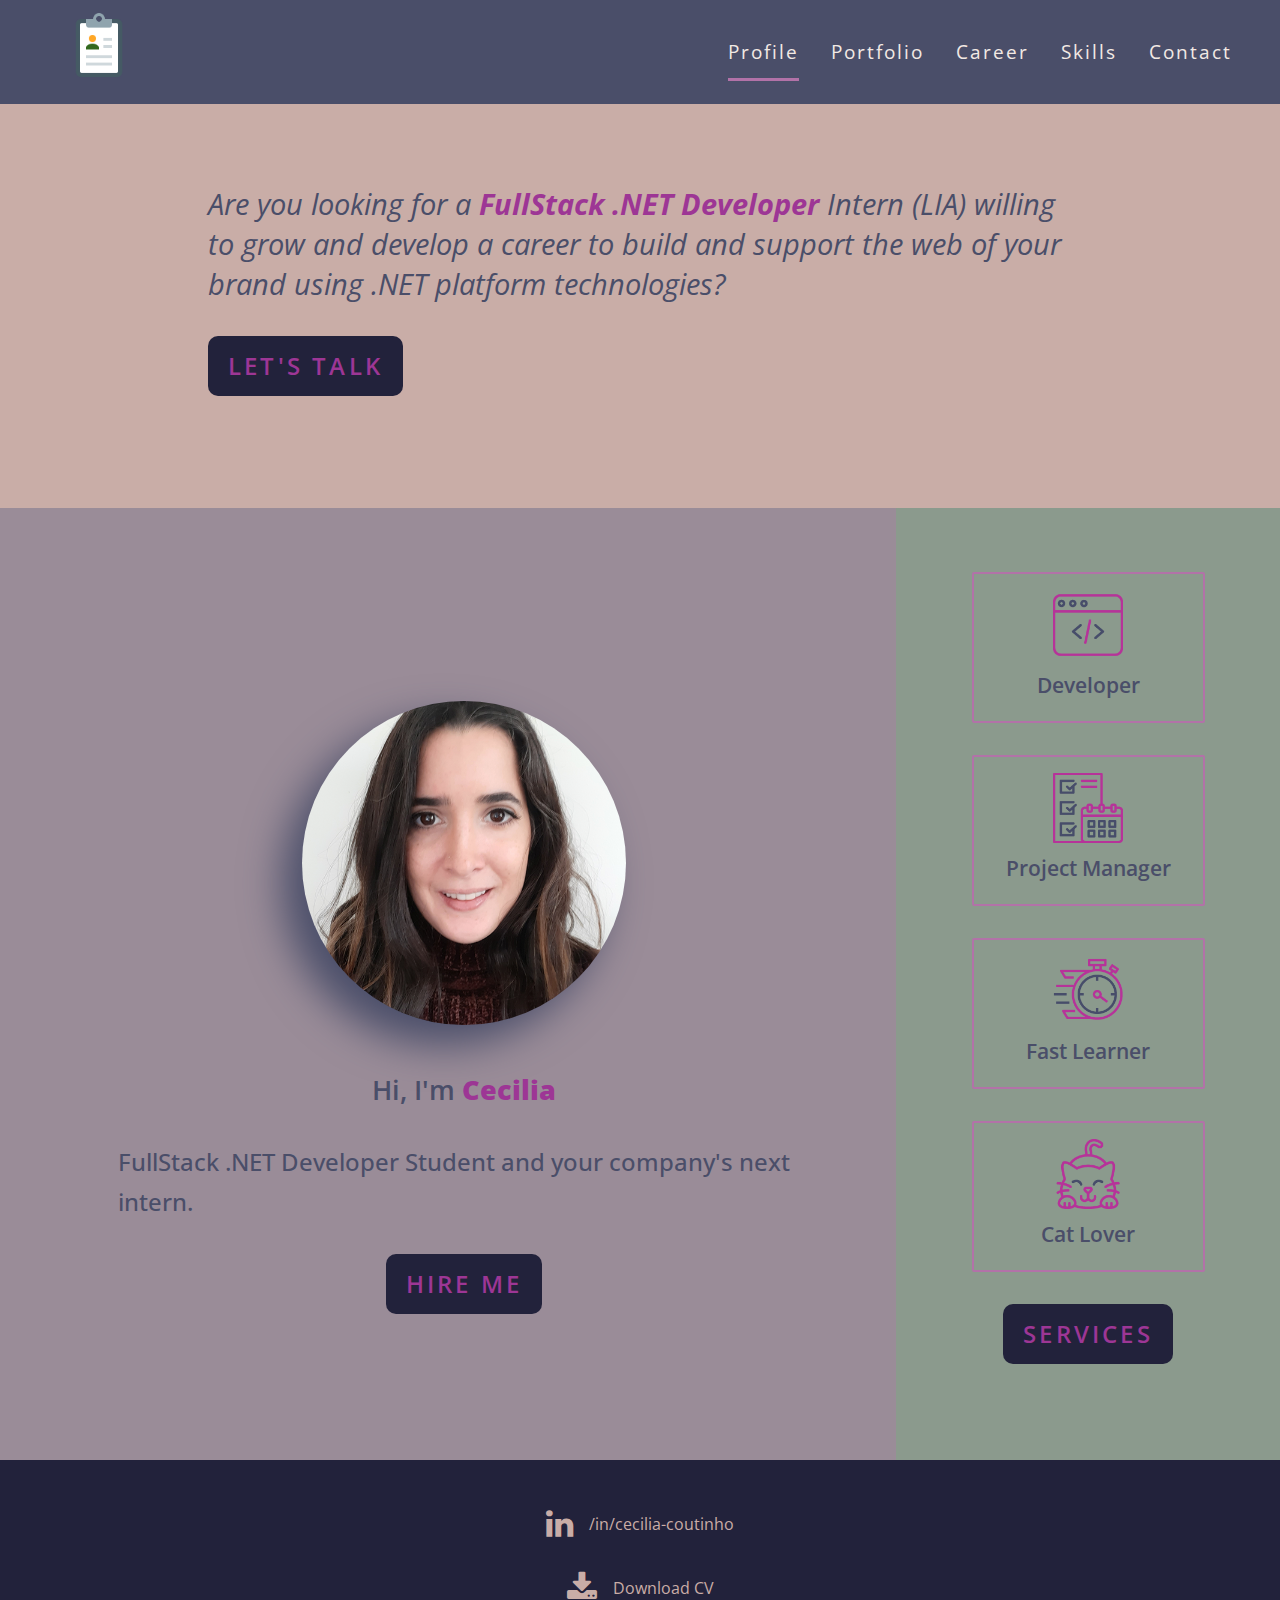
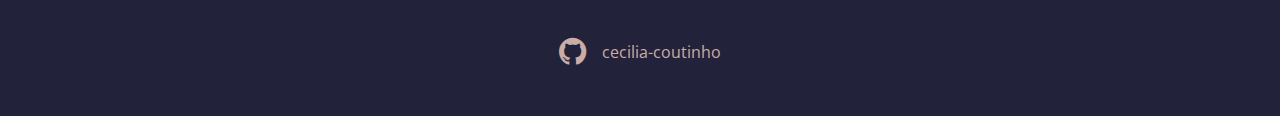
<file: index.html>
<!DOCTYPE html>
<html lang="en">

<head>
    <meta charset="UTF-8">
    <meta http-equiv="X-UA-Compatible" content="IE=edge">
    <meta name="viewport" content="width=device-width, initial-scale=1.0">
    <link rel="stylesheet" href="styles/style.css">
    <title>Cecilia Coutinho - Career Portfolio</title>
    <link rel="stylesheet" href="https://cdnjs.cloudflare.com/ajax/libs/font-awesome/4.7.0/css/font-awesome.min.css">
    <link rel="icon" href="images/favicon.ico" type="image/x-icon">

</head>

<body>
    <div class="container">

        <nav class="main-nav">
            <h1 class="logo">
                <img src="images/icons-logo/logo-2.png" width="70" alt="CV">
            </h1>
            <ul class="main-nav-list">
                <li class="main-nav-list-item active"><a href="index.html">Profile</a></li>
                <li class="main-nav-list-item"><a href="portfolio.html">Portfolio</a></li>
                <li class="main-nav-list-item"><a href="career.html">Career</a></li>
                <li class="main-nav-list-item"><a href="skills.html">Skills</a></li>
                <li class="main-nav-list-item"><a href="contact.html">Contact</a></li>
            </ul>
        </nav>

        <header class="hero home-main">
            <!-- 1st section-hero-->
            <p>Are you looking for a <b>FullStack .NET Developer</b> Intern (LIA) willing to grow and develop a career
                to build and support the web of your brand using .NET platform technologies? </p>
            <a href="contact.html" target="_blank" class="button">Let's talk</a>
            <!--                 <p><b>Let's shake hands with me.</b></p> -->
            <!--<p>Hey, are you looking a developer with knowledge to build and support the web of your brand using .NET platform technologies? Let's shake hands with me.</p> -->
        </header>

        <main class="home-content home-main">
            <!--about section-->
            <article class="home-section-1 home-1">
                <!-- -->
                <figure class="home-img">
                    <img src="images/main-page/eu.jpg" alt="My Profile">
                </figure>
                <h2>Hi, I'm <b>Cecilia</b></h2>
                <h3>FullStack .NET Developer Student and your company's next intern.</h3>

                <!-- <h3>FullStack .NET Developer and your company's next hire.</h3> -->
                <a href="mailto:someone.email@email.com" target="_blank" class="button">Hire Me</a>
            </article>
            <!--  section-->
            <aside class="home-section-2">
                <!-- <h3>Expert on</h3> -->
                <!-- <h3>Based in Stockholm, <br>I'm a:</h3> -->
                <ul class="home-charact">
                    <li><img src="images/icons-logo/web-programming.png" width="70" alt="web-programming">Developer</li>
                    <li><img src="images/icons-logo/project-management.png" width="70" alt="project-management">Project
                        Manager</li>
                    <li><img src="images/icons-logo/quick.png" width="70" alt="fast-learner">Fast Learner</li>
                    <li><img src="images/icons-logo/happy.png" width="70" alt="cat-lover">Cat Lover</li>
                </ul>
                <a href="portfolio.html" target="_blank" class="button">Services</a>
            </aside>
        </main>

        <footer class="footer">
            <div class="bt">
                <a href="https://www.linkedin.com/in/cecilia-coutinho
                " target="_blank" class="linkedin-bt"><i class="fa fa-linkedin fa-2x"></i>/in/cecilia-coutinho</a>
                <a href="./files-download/draft-cv.pdf" download target="_blank"><i class="fa fa-download fa-2x"
                        aria-hidden="true"></i>Download CV</a>
                <a href="https://cecilia-coutinho.github.io/" target="_blank"><i class="fa fa-github fa-2x"
                        aria-hidden="true"></i>cecilia-coutinho</a>
            </div>
        </footer>

    </div>
</body>

</html>
</file>
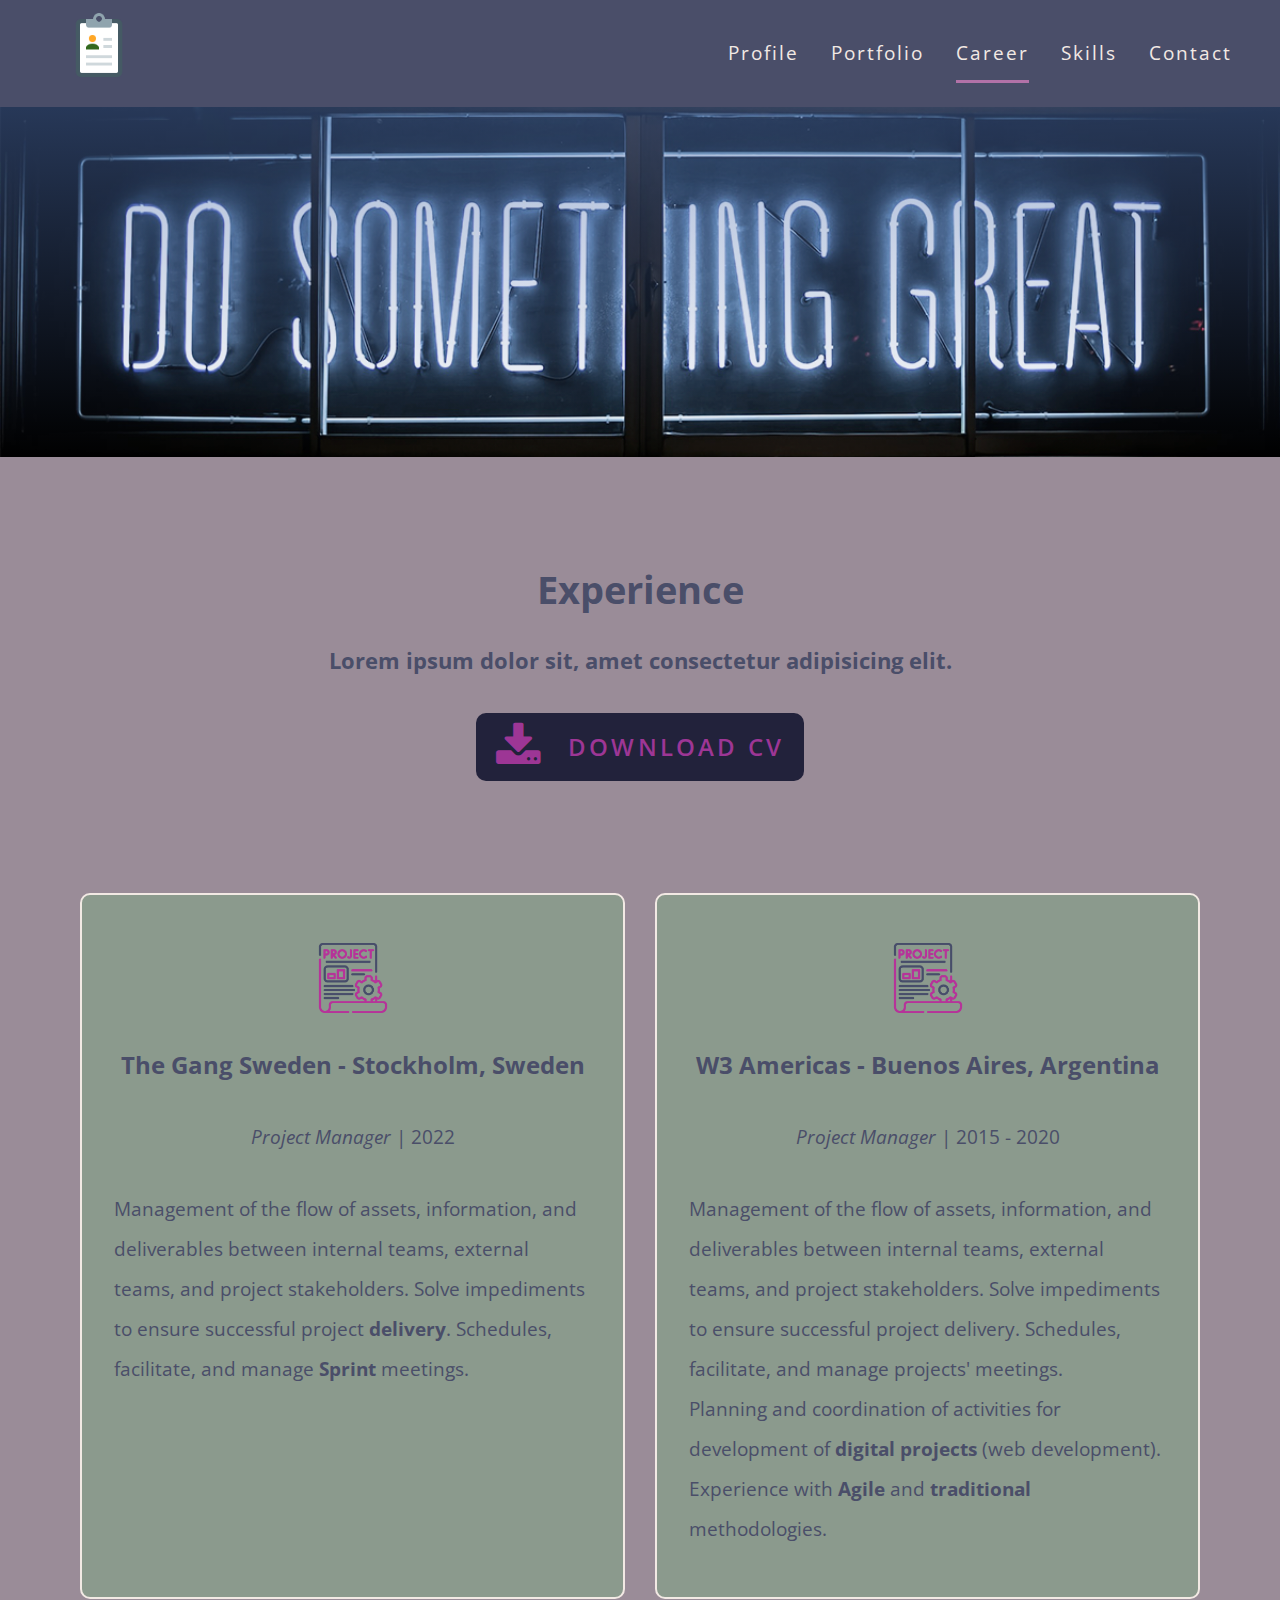
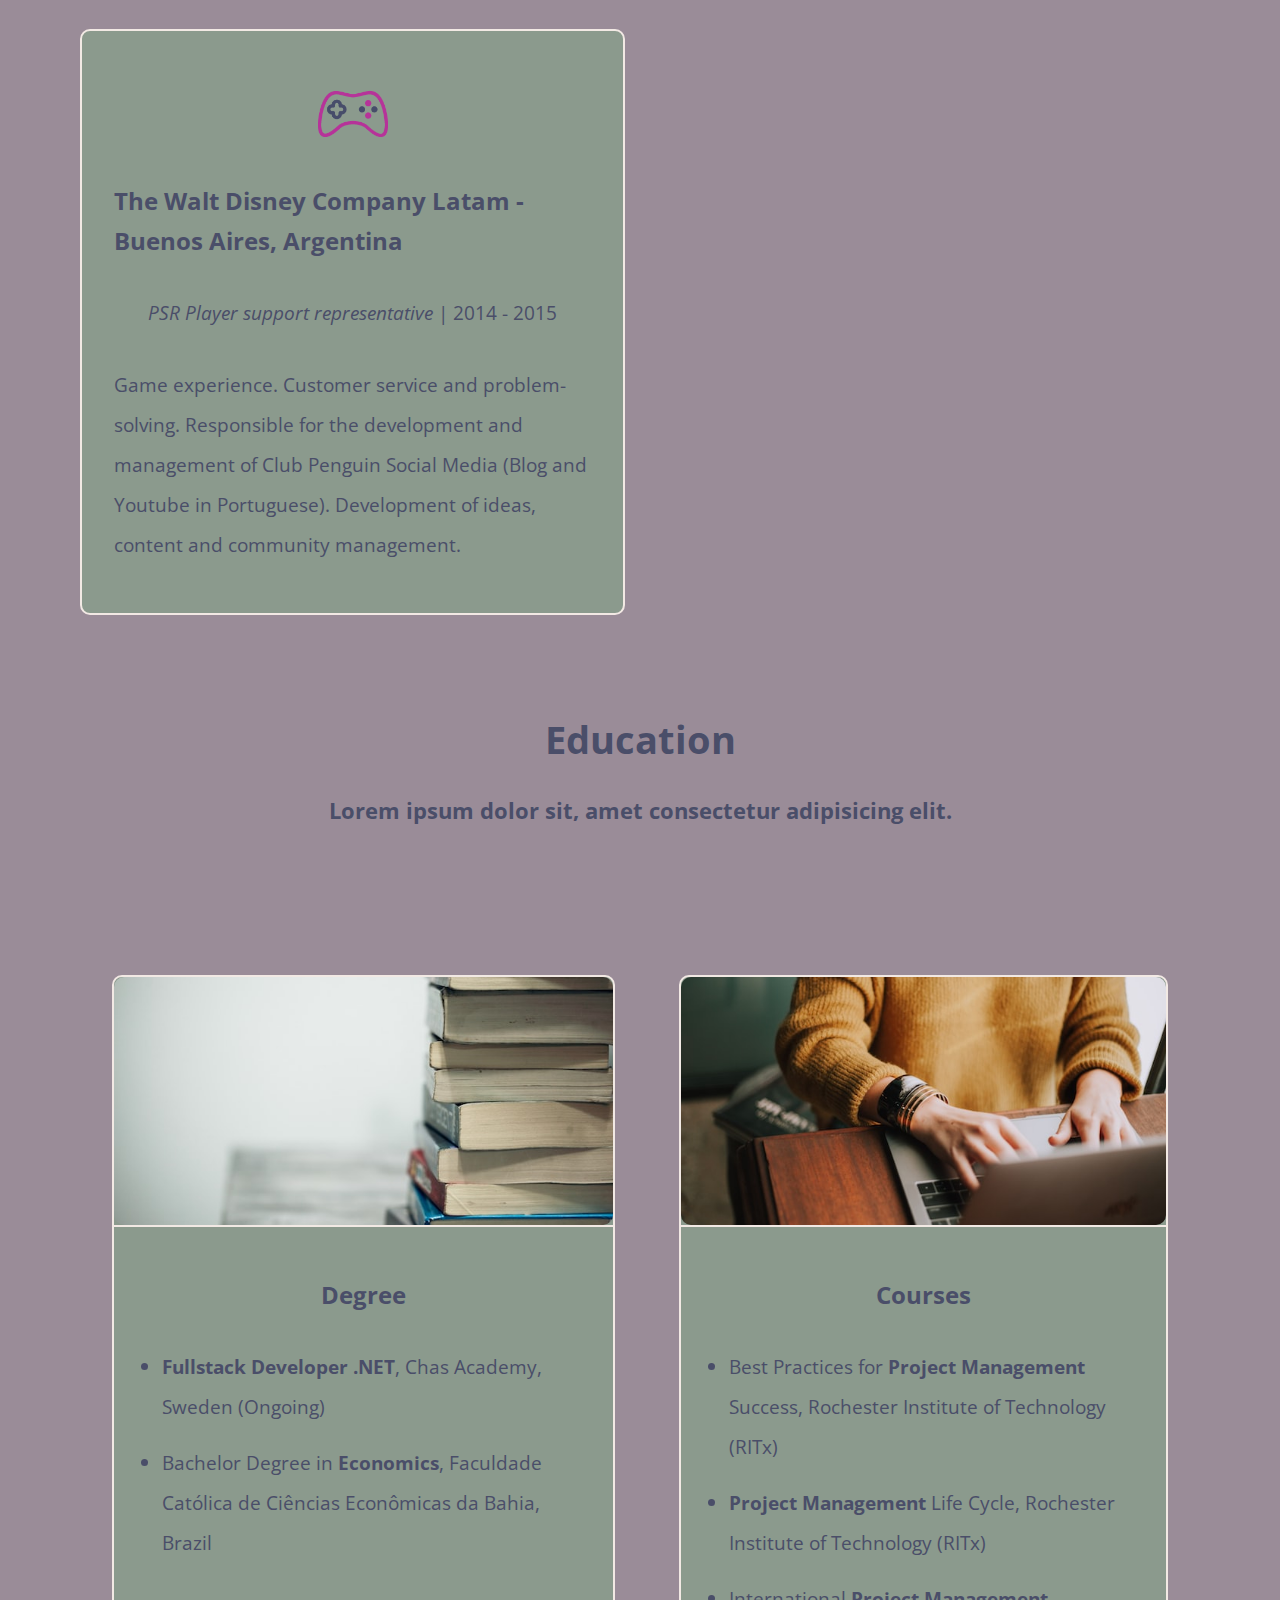
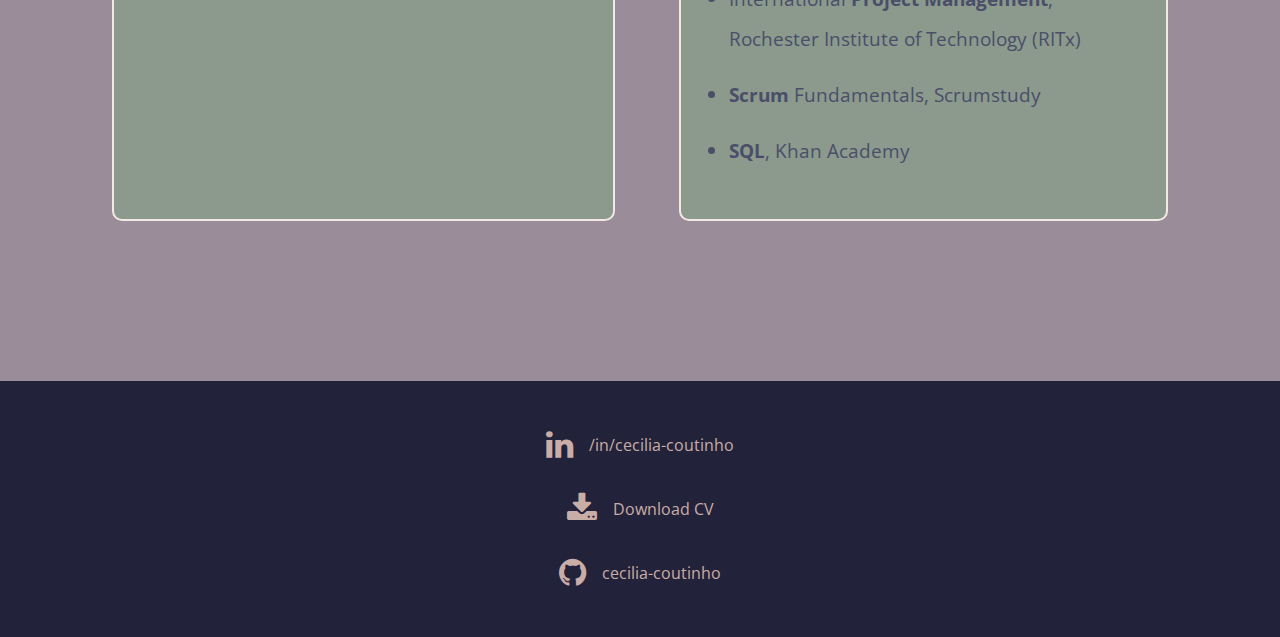
<file: career.html>
<!DOCTYPE html>
<html lang="en">

<head>
    <meta charset="UTF-8">
    <meta http-equiv="X-UA-Compatible" content="IE=edge">
    <meta name="viewport" content="width=device-width, initial-scale=1.0">
    <link rel="stylesheet" href="styles/style.css">
    <title>Cecilia Coutinho - Career Portfolio</title>
    <link rel="stylesheet" href="https://cdnjs.cloudflare.com/ajax/libs/font-awesome/4.7.0/css/font-awesome.min.css">
    <link rel="icon" href="images/favicon.ico" type="image/x-icon">

</head>

<body>
    <div class="container">

        <nav class="main-nav">
            <h2 class="logo">
                <img src="images/icons-logo/logo-2.png" width="70" alt="CV">
            </h2>
            <ul class="main-nav-list">
                <li class="main-nav-list-item"><a href="index.html">Profile</a></li>
                <li class="main-nav-list-item"><a href="portfolio.html">Portfolio</a></li>
                <li class="main-nav-list-item active"><a href="career.html">Career</a></li>
                <li class="main-nav-list-item"><a href="skills.html">Skills</a></li>
                <li class="main-nav-list-item"><a href="contact.html">Contact</a></li>
            </ul>
        </nav>

        <header class="hero hero-career">
            <!--             <img src="images/experience-page/computer-unplash-600x300.png" alt=""> -->
        </header>

        <main class="home-content exper">

            <div class="init-content init-content-exper">
                <h1>Experience</h1>
                <h3>Lorem ipsum dolor sit, amet consectetur adipisicing elit.
                </h3>
                <a href="./files-download/draft-cv.pdf" target="_blank" class="button download-bt"><i class="fa fa-download fa-2x"
                    aria-hidden="true"></i>download cv</a>

            </div>

            <div class="exper-content">

                <div class="exper-1">
                    <img src="images/icons-logo/project.png" width="70" alt="project-management">
                    <h4>
                        The Gang Sweden - Stockholm, Sweden
                    </h4>
                    <p><i>Project Manager</i> | 2022 </p>
                    <p> Management of the flow of assets, information, and deliverables between internal teams, external
                        teams, and project stakeholders. Solve impediments to ensure successful project <b>delivery</b>.
                        Schedules, facilitate, and manage <b>Sprint</b> meetings.
                    </p>
                </div>

                <div class="exper-2">
                    <img src="images/icons-logo/project.png" width="70" alt="project-management">
                    <h4>
                        W3 Americas - Buenos Aires, Argentina
                    </h4>
                    <p><i>Project Manager</i> | 2015 - 2020</p>
                    <p>Management of the flow of assets, information, and deliverables between internal teams, external
                        teams, and project stakeholders. Solve impediments to ensure successful project delivery.
                        Schedules, facilitate, and manage projects' meetings.<br> Planning and coordination of
                        activities
                        for development of <b>digital projects</b> (web development). Experience with <b>Agile</b> and
                        <b>traditional</b>
                        methodologies.
                    </p>
                </div>

                <div class="exper-3">
                    <img src="images/icons-logo/console.png" width="70" alt="gameplay">
                    <h4>
                        The Walt Disney Company Latam - Buenos Aires, Argentina
                    </h4>
                    <p><i>PSR Player support representative</i> | 2014 - 2015</p>
                    <p>
                        Game experience. Customer service and problem-solving. Responsible for the development and
                        management of Club Penguin Social Media (Blog and Youtube in Portuguese). Development of ideas,
                        content and community management.
                    </p>
                </div>

            </div>
            <br>

            <div class="init-content init-content-exper init-content-edu">
                <h1>Education</h1>
                <h3>Lorem ipsum dolor sit, amet consectetur adipisicing elit.</h3>
            </div>

            <div class="edu-box">

                <div class="degree">
                    <div class="img-degree">
                        <img src="images/carreer-page/alexander-grey-eMP4sYPJ9x0-unsplash.jpg" alt="degree">
                    </div>
                    <div class="info-degree">
                        <h3>Degree</h3>
                        <ul>
                            <li><b>Fullstack Developer .NET</b>, Chas Academy, Sweden (Ongoing)</li>
                            <li>Bachelor Degree in <b>Economics</b>, Faculdade Católica de Ciências Econômicas da Bahia,
                                Brazil
                            </li>
                        </ul>
                    </div>
                </div>

                <div class="courses">
                    <div class="img-courses">
                        <img src="images/carreer-page/christin-hume-Hcfwew744z4-unsplash.jpg" alt="course">
                    </div>
                    <div class="info-courses">
                        <h3>Courses</h3>
                        <ul>
                            <li>Best Practices for <b>Project Management</b> Success, Rochester Institute of Technology
                                (RITx)
                            </li>
                            <li><b>Project Management</b> Life Cycle, Rochester Institute of Technology (RITx)</li>
                            <li>International <b>Project Management</b>, Rochester Institute of Technology (RITx)</li>
                            <li><b>Scrum</b> Fundamentals, Scrumstudy</li>
                            <li><b>SQL</b>, Khan Academy</li>
                        </ul>
                    </div>
                </div>

            </div>
        </main>

        <footer class="footer">
            <div class="bt">
                <a href="https://www.linkedin.com/in/cecilia-coutinho
                " target="_blank" class="linkedin-bt"><i class="fa fa-linkedin fa-2x"></i>/in/cecilia-coutinho</a>
                <a href="./files-download/draft-cv.pdf" download target="_blank"><i class="fa fa-download fa-2x"
                        aria-hidden="true"></i>Download CV</a>
                <a href="https://cecilia-coutinho.github.io/" target="_blank"><i class="fa fa-github fa-2x"
                        aria-hidden="true"></i>cecilia-coutinho</a>
            </div>
        </footer>

    </div>
</body>

</html>
</file>
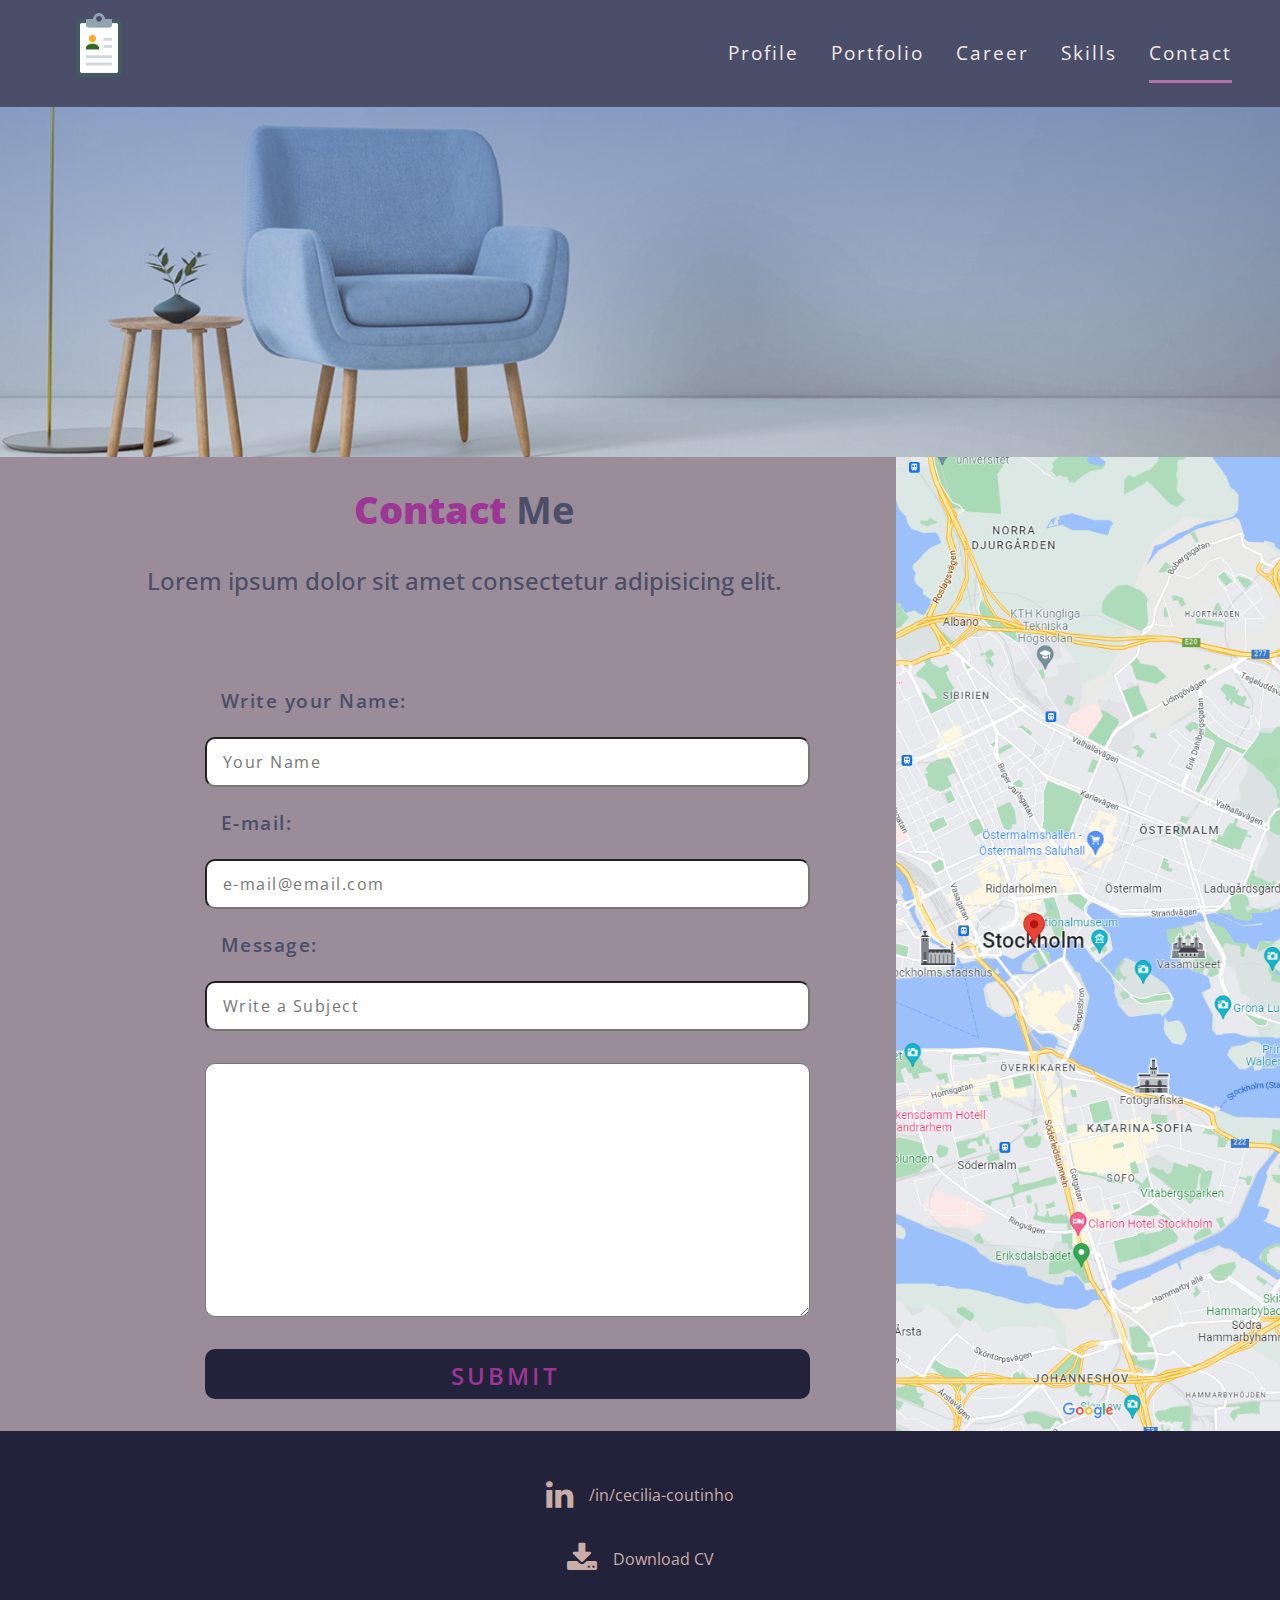
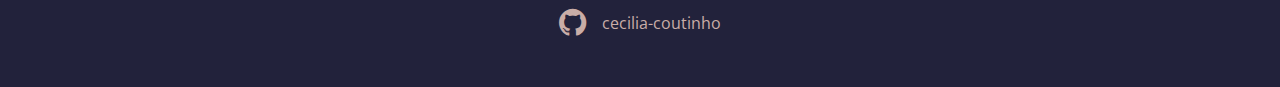
<file: contact.html>
<!DOCTYPE html>
<html lang="en">

<head>
    <meta charset="UTF-8">
    <meta http-equiv="X-UA-Compatible" content="IE=edge">
    <meta name="viewport" content="width=device-width, initial-scale=1.0">
    <link rel="stylesheet" href="styles/style.css">
    <title>Cecilia Coutinho - Career Portfolio</title>
    <link rel="stylesheet" href="https://cdnjs.cloudflare.com/ajax/libs/font-awesome/4.7.0/css/font-awesome.min.css">
    <link rel="icon" href="images/favicon.ico" type="image/x-icon">

</head>

<body>
    <div class="container">

        <nav class="main-nav">
            <h2 class="logo">
                <img src="images/icons-logo/logo-2.png" width="70" alt="CV">
            </h2>
            <ul class="main-nav-list">
                <li class="main-nav-list-item"><a href="index.html">Profile</a></li>
                <li class="main-nav-list-item"><a href="portfolio.html">Portfolio</a></li>
                <li class="main-nav-list-item"><a href="career.html">Career</a></li>
                <li class="main-nav-list-item"><a href="skills.html">Skills</a></li>
                <li class="main-nav-list-item active"><a href="contact.html">Contact</a></li>
            </ul>
        </nav>

        <header class=" hero-contact"></header>


        <main class="home-content home-main">

            <article class="home-section-1">
                <div class="init-content">
                    <h1><b>Contact</b> Me</h1>
                    <h3>Lorem ipsum dolor sit amet consectetur adipisicing elit.</h3>
                </div>

                <div class="contact-form box-form">
                    <form action="/an-action.php" method="get" class="contact-form">
                        <div class="contact-form">
                            <label for="fname">Write your Name:</label>
                            <input id="fname" placeholder="Your Name" required>
                            <label for="email">E-mail:</label>
                            <input type="email" name="email" id="email" placeholder="e-mail@email.com" required>
                            <label for="message">Message:</label>
                            <input type="text" placeholder="Write a Subject" class="inp-message" required>
                            <textarea name="the-message" id="message" cols="30" rows="10" placeholder="Write your Message" required>
                        </textarea>
                            <input type="submit" name="submit-name" value="Submit" class="button">
                        </div>
                    </form>
                </div>
            </article>

            <aside class="contact-aside">
            </aside>
        </main>


        <footer class="footer">
            <div class="bt">
                <a href="https://www.linkedin.com/in/cecilia-coutinho
                " target="_blank" class="linkedin-bt"><i class="fa fa-linkedin fa-2x"></i>/in/cecilia-coutinho</a>
                <a href="./files-download/draft-cv.pdf" download target="_blank"><i class="fa fa-download fa-2x"
                        aria-hidden="true"></i>Download CV</a>
                <a href="https://cecilia-coutinho.github.io/" target="_blank"><i class="fa fa-github fa-2x"
                        aria-hidden="true"></i>cecilia-coutinho</a>
            </div>
        </footer>

    </div>
</body>

</html>
</file>
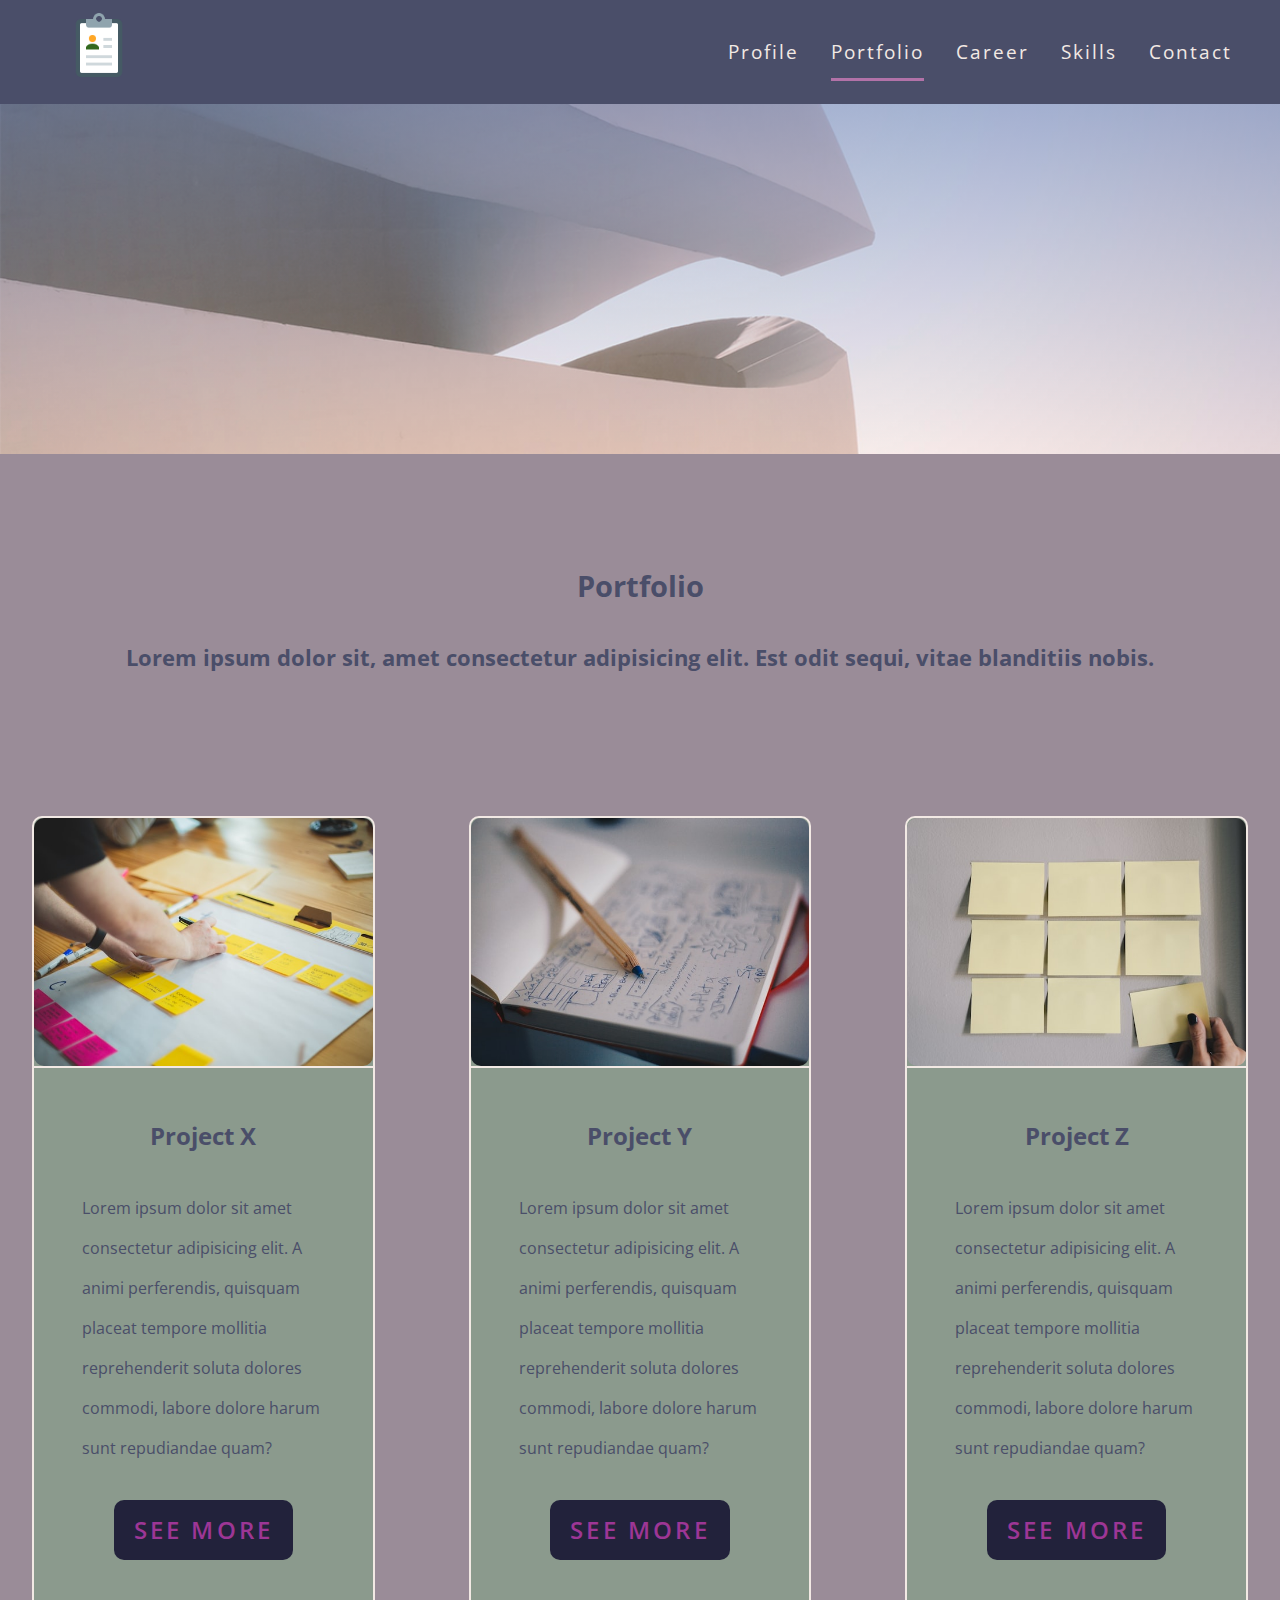
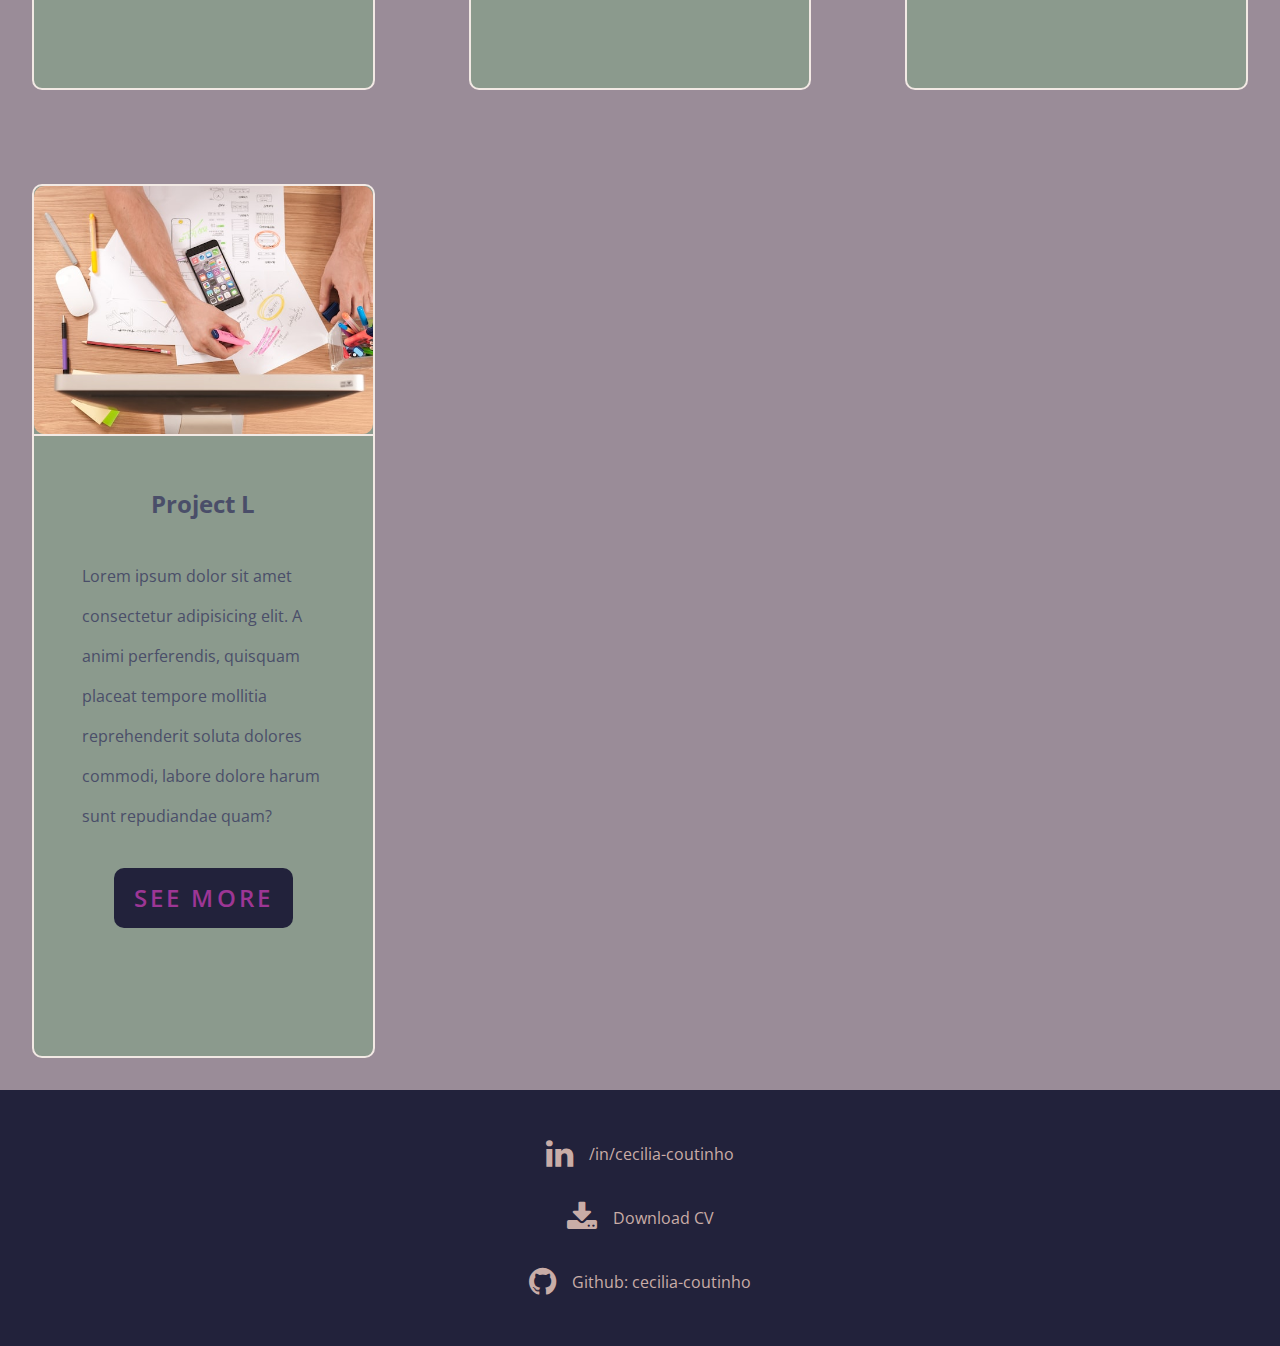
<file: portfolio.html>
<!DOCTYPE html>
<html lang="en">

<head>
    <meta charset="UTF-8">
    <meta http-equiv="X-UA-Compatible" content="IE=edge">
    <meta name="viewport" content="width=device-width, initial-scale=1.0">
    <link rel="stylesheet" href="styles/style.css">
    <title>Cecilia Coutinho - Career Portfolio</title>
    <link rel="stylesheet" href="https://cdnjs.cloudflare.com/ajax/libs/font-awesome/4.7.0/css/font-awesome.min.css">
    <link rel="icon" href="images/favicon.ico" type="image/x-icon">

</head>

<body>
    <div class="container">

        <nav class="main-nav">
            <h1 class="logo">
                <img src="images/icons-logo/logo-2.png" width="70" alt="CV">
            </h1>
            <ul class="main-nav-list">
                <li class="main-nav-list-item"><a href="index.html">Profile</a></li>
                <li class="main-nav-list-item active"><a href="portfolio.html">Portfolio</a></li>
                <li class="main-nav-list-item"><a href="career.html">Career</a></li>
                <li class="main-nav-list-item"><a href="skills.html">Skills</a></li>
                <li class="main-nav-list-item"><a href="contact.html">Contact</a></li>
            </ul>
        </nav>

        <header class="hero hero-port">
            <!--             <img src="images/experience-page/computer-unplash-600x300.png" alt=""> -->
        </header>

        <main class="home-content port-content">

            <div class="init-content init-content-port">
                <h2>Portfolio</h2>
                <h3>Lorem ipsum dolor sit, amet consectetur adipisicing elit. Est odit sequi, vitae blanditiis nobis.
                </h3>
            </div>
            <div class=" exper-content">

                <div class="degree">
                    <div class="img-degree">
                        <img src="images/portfolio-page/brands-people-Ax8IA8GAjVg-unsplash.jpg" alt="project-x">
                    </div>
                    <div class="info-degree">
                        <h3>Project X</h3>
                        <p>Lorem ipsum dolor sit amet consectetur adipisicing elit. A animi perferendis, quisquam
                            placeat tempore mollitia reprehenderit soluta dolores commodi, labore dolore harum sunt
                            repudiandae quam?</p>
                        <a href="#" target="_blank" class="button skill-cont skill-cont-bt">See more</a>
                    </div>
                </div>
                <div class="degree">
                    <div class="img-degree">
                        <img src="images/portfolio-page/med-badr-chemmaoui-ZSPBhokqDMc-unsplash.jpg" alt="project-y">
                    </div>
                    <div class="info-degree">
                        <h3>Project Y</h3>
                        <p>Lorem ipsum dolor sit amet consectetur adipisicing elit. A animi perferendis, quisquam
                            placeat tempore mollitia reprehenderit soluta dolores commodi, labore dolore harum sunt
                            repudiandae quam?</p>
                        <a href="#" target="_blank" class="button skill-cont skill-cont-bt">See more</a>

                    </div>
                </div>
                <div class="degree">
                    <div class="img-degree">
                        <img src="images/portfolio-page/kelly-sikkema--1_RZL8BGBM-unsplash.jpg" alt="project-z">
                    </div>
                    <div class="info-degree">
                        <h3>Project Z</h3>
                        <p>Lorem ipsum dolor sit amet consectetur adipisicing elit. A animi perferendis, quisquam
                            placeat tempore mollitia reprehenderit soluta dolores commodi, labore dolore harum sunt
                            repudiandae quam?</p>
                        <a href="#" target="_blank" class="button skill-cont skill-cont-bt">See more</a>

                    </div>
                </div>
                <div class="degree">
                    <div class="img-degree">
                        <img src="images/portfolio-page/firmbee-com-gcsNOsPEXfs-unsplash.jpg" alt="project-l">
                    </div>
                    <div class="info-degree">
                        <h3>Project L</h3>
                        <p>Lorem ipsum dolor sit amet consectetur adipisicing elit. A animi perferendis, quisquam
                            placeat tempore mollitia reprehenderit soluta dolores commodi, labore dolore harum sunt
                            repudiandae quam?</p>
                        <a href="#" target="_blank" class="button skill-cont skill-cont-bt">See more</a>

                    </div>
                </div>

            </div>

        </main>

        <footer class="footer">
            <div class="bt">
                <a href="https://www.linkedin.com/in/cecilia-coutinho
                " target="_blank" class="linkedin-bt"><i class="fa fa-linkedin fa-2x"></i>/in/cecilia-coutinho</a>
                <a href="./files-download/draft-cv.pdf" download target="_blank"><i class="fa fa-download fa-2x"
                        aria-hidden="true"></i>Download CV</a>
                <a href="https://github.com/Cecilia-Coutinho" target="_blank"><i class="fa fa-github fa-2x"
                        aria-hidden="true"></i>Github: cecilia-coutinho</a>
                <!--             <p>Lorem ipsum, dolor sit amet consectetur adipisicing elit. Soluta voluptatibus quas consequuntur aut sit, expedita illo sed repudiandae provident repellat, dignissimos cum autem laboriosam dolores!</p>
 -->
            </div>
        </footer>

        <!--             <nav class="breadcrumb">
            <ul class="breadcrumb-nav-list">
                <li class="list-item"><a href="#" target="_blank">Profile</a></li>
                <li class="list-item"><a href="#" target="_blank">Experience</a></li>
                <li class="list-item"><a href="#" target="_blank">Skills</a></li>
                <li class="list-item"><a href="#" target="_blank">Education</a></li>
                <li class="list-item"><a href="#" target="_blank">Contact</a></li>
            </ul>
            </nav> -->
    </div>
</body>

</html>
</file>
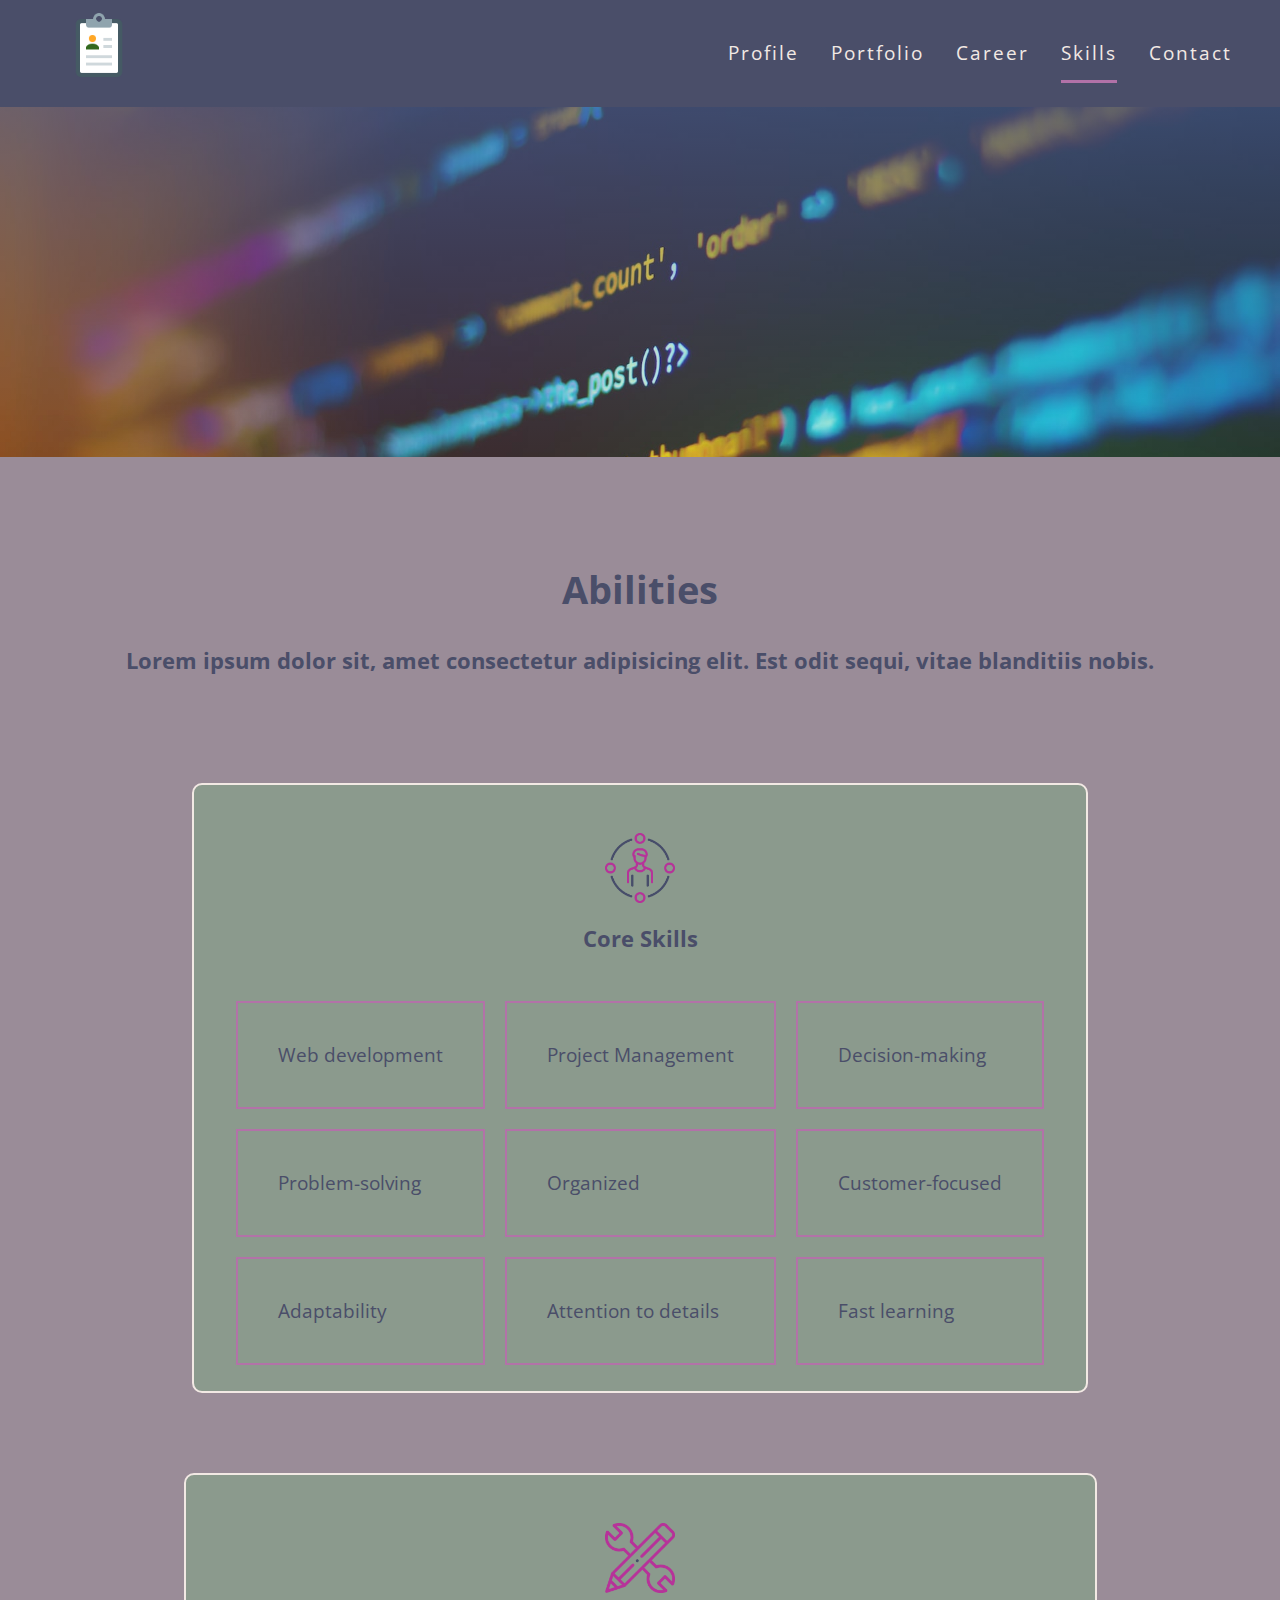
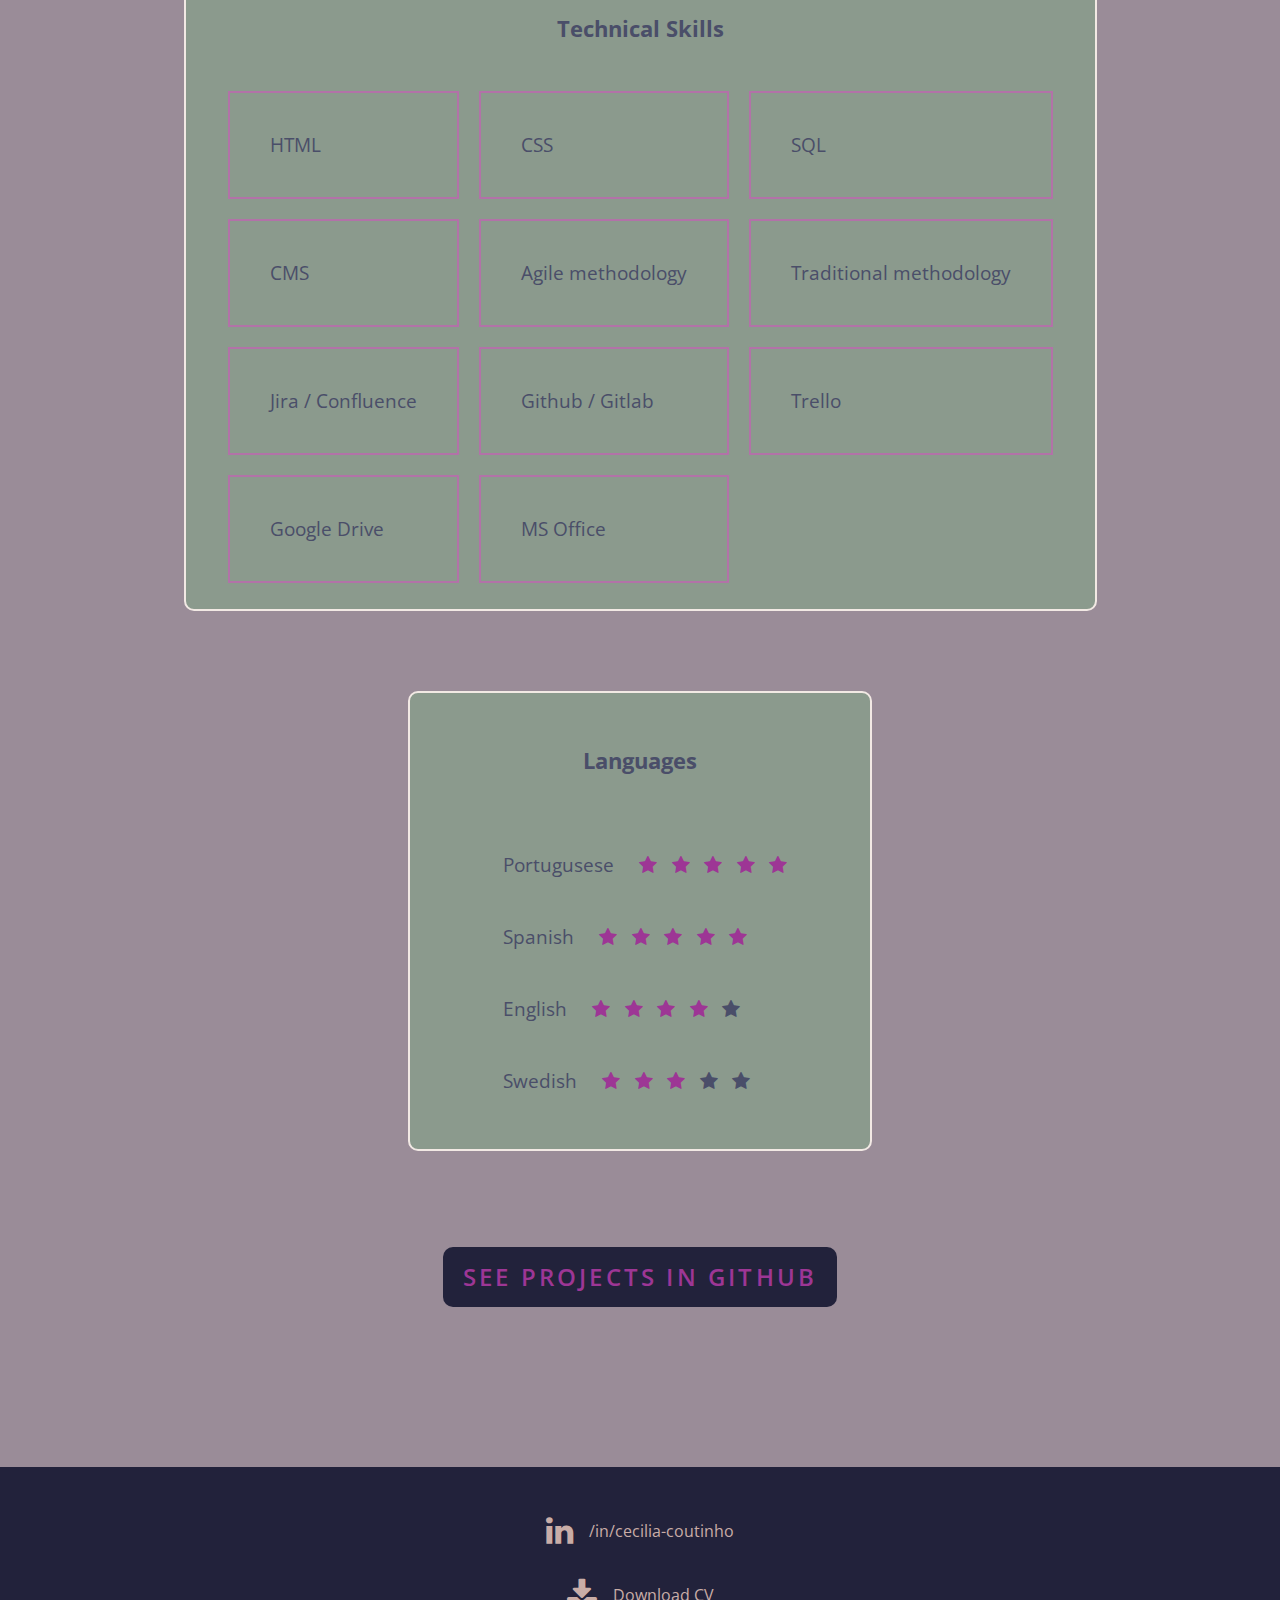
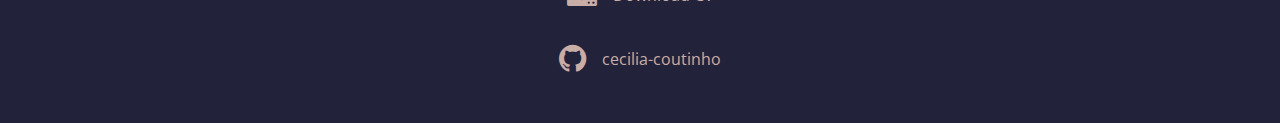
<file: skills.html>
<!DOCTYPE html>
<html lang="en">

<head>
    <meta charset="UTF-8">
    <meta http-equiv="X-UA-Compatible" content="IE=edge">
    <meta name="viewport" content="width=device-width, initial-scale=1.0">
    <link rel="stylesheet" href="styles/style.css">
    <title>Cecilia Coutinho - Career Portfolio</title>
    <link rel="stylesheet" href="https://cdnjs.cloudflare.com/ajax/libs/font-awesome/4.7.0/css/font-awesome.min.css">
    <link rel="icon" href="images/favicon.ico" type="image/x-icon">

</head>

<body>
    <div class="container">

        <nav class="main-nav">
            <h2 class="logo">
                <img src="images/icons-logo/logo-2.png" width="70" alt="CV">
            </h2>
            <ul class="main-nav-list">
                <li class="main-nav-list-item"><a href="index.html">Profile</a></li>
                <li class="main-nav-list-item"><a href="portfolio.html">Portfolio</a></li>
                <li class="main-nav-list-item"><a href="career.html">Career</a></li>
                <li class="main-nav-list-item active"><a href="skills.html">Skills</a></li>
                <li class="main-nav-list-item"><a href="contact.html">Contact</a></li>
            </ul>
        </nav>

        <header class="hero hero-experience">
            <!--             <img src="images/experience-page/computer-unplash-600x300.png" alt=""> -->
        </header>

        <main class="skill">

            <div class="init-content">
                <h1 class="skill-cont">Abilities</h1>
                <h3 class="skill-cont">Lorem ipsum dolor sit, amet consectetur adipisicing elit. Est odit sequi, vitae
                    blanditiis nobis.</h3>
            </div>

            <div class="skill-grid">

                <div class="core-skills">
                    <img src="images/icons-logo/skills.png" width="70" alt="project-management">
                    <h3>Core Skills</h3>
                    <ul class="grid-list">
                        <li class="grid-item">Web development </li>
                        <li class="grid-item">Project Management</li>
                        <li class="grid-item">Decision-making</li>
                        <li class="grid-item">Problem-solving</li>
                        <li class="grid-item">Organized</li>
                        <li class="grid-item">Customer-focused</li>
                        <li class="grid-item">Adaptability</li>
                        <li class="grid-item">Attention to details</li>
                        <li class="grid-item">Fast learning</li>
                    </ul>
                </div>

                <div class="tec-skills">
                    <img src="images/icons-logo/pencil.png" width="70" alt="project-management">
                    <h3>Technical Skills</h3>
                    <ul class="grid-list">
                        <li class="grid-item">HTML</li>
                        <li class="grid-item">CSS</li>
                        <li class="grid-item">SQL</li>
                        <li class="grid-item">CMS</li>
                        <li class="grid-item">Agile methodology</li>
                        <li class="grid-item">Traditional methodology</li>
                        <li class="grid-item">Jira / Confluence</li>
                        <li class="grid-item">Github / Gitlab</li>
                        <li class="grid-item">Trello</li>
                        <li class="grid-item">Google Drive</li>
                        <li class="grid-item">MS Office</li>
                    </ul>
                </div>

                <div class="lang">
                    <h3>Languages</h3>
                    <ul>
                        <li>Portugusese
                            <span class="fa fa-star checked"></span>
                            <span class="fa fa-star checked"></span>
                            <span class="fa fa-star checked"></span>
                            <span class="fa fa-star checked"></span>
                            <span class="fa fa-star checked"></span>
                        </li>
                        <li>Spanish
                            <span class="fa fa-star checked"></span>
                            <span class="fa fa-star checked"></span>
                            <span class="fa fa-star checked"></span>
                            <span class="fa fa-star checked"></span>
                            <span class="fa fa-star checked"></span>
                        </li>
                        <li>English
                            <span class="fa fa-star checked"></span>
                            <span class="fa fa-star checked"></span>
                            <span class="fa fa-star checked"></span>
                            <span class="fa fa-star checked"></span>
                            <span class="fa fa-star"></span>
                        </li>
                        <li>Swedish
                            <span class="fa fa-star checked"></span>
                            <span class="fa fa-star checked"></span>
                            <span class="fa fa-star checked"></span>
                            <span class="fa fa-star"></span>
                            <span class="fa fa-star"></span>
                        </li>
                    </ul>
                </div>

            </div>
            <a href="https://cecilia-coutinho.github.io/" target="_blank" class="button skill-cont skill-cont-bt">See projects in Github</a>
        </main>

        <footer class="footer">
            <div class="bt">
                <a href="https://www.linkedin.com/in/cecilia-coutinho
                " target="_blank" class="linkedin-bt"><i class="fa fa-linkedin fa-2x"></i>/in/cecilia-coutinho</a>
                <a href="./files-download/draft-cv.pdf" download target="_blank"><i class="fa fa-download fa-2x"
                        aria-hidden="true"></i>Download CV</a>
                <a href="https://cecilia-coutinho.github.io/" target="_blank"><i class="fa fa-github fa-2x"
                        aria-hidden="true"></i>cecilia-coutinho</a>
            </div>
        </footer>

    </div>
</body>

</html>
</file>
<file: styles/style.css>
@import url('https://fonts.googleapis.com/css2?family=Nunito:ital,wght@0,200;0,400;0,600;0,700;1,200;1,400&family=Open+Sans:ital,wght@0,300;0,400;0,600;0,700;1,300;1,400&family=Playfair+Display:ital,wght@0,400;0,500;0,600;0,700;1,400;1,500;1,600&display=swap');

:root {
    --font-family-1: 'Open Sans', sans-serif;
    --font-family-2: 'Playfair Display', serif;
    --font-family-3: 'Nunito', sans-serif;
    --color-main-1: #F2E9E4;
    --color-main-2: #C9ADA7;
    --color-main-3: #9A8C98;
    --color-main-4: #4A4E69;
    --color-main-5: #22223B;
    --color-main-6: #8b9a8d;
    --color-hover-1: #b272a8;
    --color-hover-2: #9D3695;
}

* {
    box-sizing: border-box;
    margin: 0;
    padding: 0;
    font-family: var(--font-family-1);
}

body {
    font-size: 1rem;
    font-weight: 400;
    color: var(--color-main-5);
    background-color: var(--color-main-3);
    width: 100vw;
    line-height: 2.5rem;
}

p,
h1,
h2,
h3,
h4 {
    margin-bottom: 2rem;
    /* between paragraphs */
}

footer {
    background-color: var(--color-main-5);
    color: var(--color-main-2);
    font-family: var(--font-family-2);
    font-size: 1rem;
    padding: 2rem;
}

.hero b,
.home-section-1 b,
.contact b {
    color: var(--color-hover-2);
}

.container {
    width: 100vw;
    display: grid;
    height: 100vh;
    color: var(--color-main-4);
}

.main-nav {
    background: var(--color-main-4);
    color: #383434;
    font-family: var(--font-family-2);
    letter-spacing: 2px;
    padding: 5%;

    display: flex;

    align-items: center;
}

.main-nav a {
    opacity: 1;
    position: relative;
}

.main-nav a::before {
    content: '';
    display: block;
    height: 3px;
    background: var(--color-hover-1);
    position: absolute;
    bottom: -.6rem;
    left: 0;
    right: 0;
    transform: scale(0, 1);
    transform-origin: left;
    transition: transform ease-in-out 250ms;
}

.logo {
    margin: 1% 5% 1% 5%;
}

.main-nav-list {
    list-style: none;
    display: flex;
    flex-direction: column;
    margin: 0;
    padding: 0;
}

.main-nav-list a:hover::before {
    transform: scale(1, 1);
}

.main-nav-list-item {
    margin-bottom: 1rem;
    margin-left: 2rem;
    font-size: 1.2rem;
    font-weight: 400;
}

.main-nav-list li a {
    text-transform: capitalize;
    text-decoration: none;
    color: var(--color-main-1);
}



.main-nav-list a:hover {
    color: var(--color-hover-1);
}

.active {
    opacity: 1;
    position: relative;
}

.active::before {
    content: '';
    display: block;
    height: 3px;
    background: var(--color-hover-1);
    position: absolute;
    bottom: -.50em;
    left: 0;
    right: 0;
}

.home-main {
    padding: 3rem;
    font-size: 1.2rem;
    font-family: var(--font-family-2);
}

.home-section-1 h2 {
    font-size: 1.7rem;
    font-weight: 600;
}

.home-section-1 h3,
.home-section-2 h3 {
    font-size: 1.5rem;
    font-weight: 500;
}

.home-section-2 {
    background-color: var(--color-main-6);
    padding: 4rem 2rem 4rem 2rem;

    display: flex;
    flex-direction: column;
    align-items: center;
    border-radius: 10px;
}

.home-section-2 h3 {
    font-style: italic;

}

.home-img img {
    width: 100%;
    border-radius: 50%;
    padding-left: 20%;
    padding-right: 20%;
    margin-bottom: 2rem;
    /* box-shadow: -6px 8px 0px 0px; */
    filter: drop-shadow(-20px 20px 20px);

}

.hero {
    font-weight: 400;
    font-family: var(--font-family-1);
    background-color: var(--color-main-2);
    padding-bottom: 5rem;
}

.hero p,
.hero h1 {
    font-style: italic;
}

.hero h1,
.hero h2,
.hero h3 {
    font-family: var(--font-family-2);
}

.hero-experience,
.hero-career,
.hero-port,
.hero-contact {
    padding: 0;
    margin: 0;
    width: 100%;
    height: 300px;
}

.hero-experience {
    background-image: linear-gradient(rgba(78, 112, 176, 0.5), rgba(0, 0, 0, 0)), url(../images/skills-page/shahadat-rahman-BfrQnKBulYQ-unsplash.jpg);
    background-position: center center;
    background-repeat: no-repeat;
    background-size: cover;
}

.hero-career {
    background-image: linear-gradient(rgba(78, 112, 176, 0.5), rgba(0, 0, 0, 0)), url(../images/carreer-page/hero-600x300.png);
    background-position: center center;
    background-repeat: no-repeat;
    background-size: cover;
}

.hero-port {
    background-image: linear-gradient(rgba(78, 112, 176, 0.5), rgba(0, 0, 0, 0)), url(../images/portfolio-page/hero-400x300.jpg);
    background-position: center center;
    background-repeat: no-repeat;
    background-size: cover;
}

.hero-contact {
    background-image: linear-gradient(rgba(78, 112, 176, 0.5), rgba(0, 0, 0, 0)), url(../images/contact-page/hero-400x300.png);
    background-position: center center;
    background-repeat: no-repeat;
    background-size: cover;
}

.home-charact {
    list-style: none;
    font-weight: 600;
    font-size: 1.3rem;
}

.home-charact li,
.home-charact img {
    display: flex;
    flex-direction: column;
    align-items: center;
    gap: 5px;
}

.home-charact li {
    margin-bottom: 2rem;
    border: 2px solid var(--color-hover-1);
    border-radius: 2px;
    padding: 1rem 2rem 1rem 2rem;

}

.button {
    background-color: var(--color-main-5);
    color: var(--color-hover-2);
    text-decoration: none;
    text-transform: uppercase;
    font-weight: 600;
    padding: 10px 20px 10px 20px;
    margin-bottom: 2rem;
    border-radius: 10px;
    font-size: 1.5rem;
    letter-spacing: .2rem;
    border: none;
    align-items: center;
}

.button:hover {
    border: 2px solid var(--color-hover-2);
    background: transparent;
}

.bt {
    display: flex;
    flex-direction: column;
    align-items: center;
    color: var(--color-main-2);
    line-height: 4em;
}

.bt a {
    color: var(--color-main-2);
    text-decoration: none;
}

.fa {
    margin-right: .5em;
}

.exper,
.skill,
.contact {
    width: 100%;
    padding: 1rem;
}

/* .skill {
    display: flex;
    flex-direction: column;
} */

.exper-1,
.exper-2,
.exper-3,
.core-skills,
.tec-skills,
.lang {
    background-color: var(--color-main-6);
    display: flex;
    flex-direction: column;
    align-items: center;
    margin-bottom: 2rem;
    margin-top: 2rem;
    border: 2px solid var(--color-main-1);
    border-radius: 10px;
    padding: 3rem 2rem 1rem 2rem;
}

.exper-1>h4,
.exper-2>h4,
.exper-3>h4 {
    padding-top: 2rem;
}

.exper-1>h4,
.exper-2>h4,
.exper-3>h4,
.info-degree>h3,
.info-courses>h3 {
    font-size: 1.5rem;
}

.exper-1>p,
.exper-2>p,
.exper-3>p,
.info-degree>ul>li,
.info-courses ul>li {
    font-size: 1.2rem;
}

.checked {
    color: var(--color-hover-2);
}

.init-content {
    display: flex;
    flex-direction: column;
    align-items: center;
    justify-content: center;
    padding: 2rem;
    font-size: 1.2rem;
}

.lang ul {
    list-style: none;
}

.skill-cont-bt {
    width: 100%;
    margin-bottom: 2rem;
    display: flex;
    align-items: center;
    justify-content: center;
}

.core-skills>img,
.tec-skills>img {
    margin-bottom: 1rem;
}

.init-content-edu {
    margin: 2rem;
}

.init-content-port {
    margin: 5rem 2rem 2rem 2rem;
}

.port-content {
    width: 100%;
    display: flex;
    flex-direction: column;
    gap: 10px;
}

.degree,
.courses {
    display: flex;
    flex-direction: column;
    align-items: center;
    border: 2px solid var(--color-main-1);
    border-radius: 10px;
    background-color: var(--color-main-6);
    margin: 2rem;
}

.img-degree,
.img-courses {
    position: relative;
    width: 100%;
    height: 250px;
    background-size: cover;
    border-bottom: 2px solid var(--color-main-1);
}

.img-degree img,
.img-courses img {
    height: 100%;
    width: 100%;
    object-fit: cover;
    border-radius: 10px;
}

.info-degree,
.info-courses {
    display: flex;
    flex-direction: column;
    align-items: center;
    padding: 3rem;

}

.info-degree>h3,
.info-courses>h3 {
    text-align: center;
}

.info-degree>ul,
.info-courses>ul {
    display: flex;
    flex-direction: column;
    gap: 1rem;
}

.edu-box {
    margin-bottom: 3rem;
}

a {
    display: flex;
    align-items: center;
    justify-content: center;
    width: fit-content;
}

form,
input,
label,
textarea {
    width: 100%;
    height: 100%;

}

form label,
form input,
form textarea {
    display: flex;
    flex-direction: column;
    justify-content: center;
    padding: 1rem;
    border-radius: 10px;
    font-size: 1rem;
    letter-spacing: 1.5px;
}

textarea {
    margin-bottom: 2rem;
}

.contact-form input {
    height: 50px;
    padding-left: 1rem;
}

.contact-form label {
    font-weight: 600;
    font-size: 1.2rem;
}

.inp-message {
    margin-bottom: 2rem;
}

@media screen and (min-width: 58rem) {

    .container {
        grid-template-rows: repeat(2, auto);
        grid-template-columns: 1fr 1fr;
        grid-template-areas:
            "main-nav main-nav"
            "hero hero"
            "home-content home-content"
            "footer footer";
    }

    .main-nav {
        grid-area: main-nav;
        display: flex;
        justify-content: space-between;
        align-items: center;
        padding: 0;
    }

    .main-nav-list {
        flex-direction: row;
        margin-right: 3rem;
    }

    .main-nav-list-item {
        margin-bottom: unset;
    }

    .hero,
    .hero-contact {
        grid-area: hero;
    }


    .hero {
        font-weight: 400;
        font-family: var(--font-family-1);
        background-color: var(--color-main-2);

        padding: 5rem 13rem 5rem 13rem;
    }

    .hero p {
        font-style: italic;
        font-size: 1.5em;
    }

    .hero-experience,
    .hero-career,
    .hero-port,
    .hero-contact {
        grid-area: hero;
        padding: 0;
        margin: 0;
        width: 100%;
        height: 350px;
    }

    .hero-experience {
        background-image: linear-gradient(rgba(78, 112, 176, 0.5), rgba(0, 0, 0, 0)), url(../images/skills-page/shahadat-rahman-BfrQnKBulYQ-unsplash-medium.jpg);
        background-position: center center;
        background-repeat: no-repeat;
        background-size: cover;
    }

    .hero-career {
        background-image: linear-gradient(rgba(78, 112, 176, 0.5), rgba(0, 0, 0, 0)), url(../images/carreer-page/hero-1200x350.png);
        background-position: center center;
        background-repeat: no-repeat;
        background-size: cover;
    }

    .hero-port {
        background-image: linear-gradient(rgba(78, 112, 176, 0.5), rgba(0, 0, 0, 0)), url(../images/portfolio-page/hero-1200x350.jpg);
        background-position: center center;
        background-repeat: no-repeat;
        background-size: cover;
    }

    .hero-contact {
        background-image: linear-gradient(rgba(78, 112, 176, 0.5), rgba(0, 0, 0, 0)), url(../images/contact-page/hero-1200x350.png);
        background-position: center center;
        background-repeat: no-repeat;
        background-size: cover;
    }

    .home-content,
    .exper,
    .skill {
        grid-area: home-content;
    }

    .home-content {
        display: grid;
        grid-template-columns: 70% 30%;
        grid-template-areas:
            "home-section-1 aside";
        padding: 0;
    }

    .home-section-1,
    .home-section-2 {
        padding-left: 2rem;
    }

    .home-section-1 {
        grid-area: home-section-1;
    }

    .home-1 {
        display: flex;
        flex-direction: column;
        align-items: center;
        justify-content: center;
    }

    .home-section-1 h3 {
        padding: 0 10% 0 10%;
    }

    .home-section-2,
    .contact-aside {
        grid-area: aside;
    }

    .home-section-2 {
        border-radius: unset;
    }

    .home-img img {
        margin-top: 5rem;
    }

    .footer {
        grid-area: footer;
    }

    .exper,
    .contact {
        width: 100%;
        padding: 5rem;
        display: flex;
        flex-direction: column;
    }

    .exper-content {
        display: grid;
        grid-template-columns: repeat(auto-fit, minmax(400px, 1fr));
        gap: 30px;
    }

    .exper-1,
    .exper-2,
    .exper-3 {
        margin: unset;
    }

    .init-content-exper {
        margin-bottom: 3rem;
    }

    .skill {
        padding: unset;
        padding: 5rem;
        display: flex;
        flex-direction: column;
        align-items: center;
        justify-content: center;
    }

    .skill-grid {
        margin: 2em 5em 5em 5em;
        display: flex;
        flex-wrap: wrap;
        gap: 5rem;
        justify-content: center;
        font-size: 1.2em;
    }

    .lang {
        width: 50%;
    }

    .core-skills,
    .tec-skills,
    .lang {
        margin: 0;
    }

    .skill-cont-bt {
        margin-bottom: unset;
        width: unset;
        margin-bottom: 5rem;
    }

    .lang li span {
        position: relative;
        left: 20px;
    }

    .lang li {
        margin: 2rem 0;
    }

    .grid-list {
        display: grid;
        grid-auto-flow: column;
    }

    .grid-list li {
        padding: 2rem 2.5rem;
        list-style: none;
        margin: 10px;
        border: 2px solid var(--color-hover-1);
    }

    .grid-item:nth-child(3n + 1) {
        grid-column: 1;
    }

    .grid-item:nth-child(3n + 2) {
        grid-column: 2;
    }

    .grid-item:nth-child(3n + 3) {
        grid-column: 3;
    }

    .port-content {
        width: 100%;
        display: flex;
        flex-direction: column;
    }

    .edu-box {
        display: flex;
        justify-content: center;
    }

    .cont-bt {
        padding-top: 90%;
    }

    .contact-form {
        max-width: 1000px;
    }

    .contact-section article {
        margin: 5rem;
        padding: unset;
        margin-top: -200rem;
    }

    .contact-aside {
        all: unset;
        height: 100%;
        width: 100%;
        background-image: url(../images/contact-page/stockholm-maps.PNG);
        background-position: center center;
        background-repeat: no-repeat;
        background-size: cover;
        padding: 0;
        margin: 0;
    }

    .box-form {
        margin-left: 20%;
        margin-right: 10%;
    }

}
</file>
